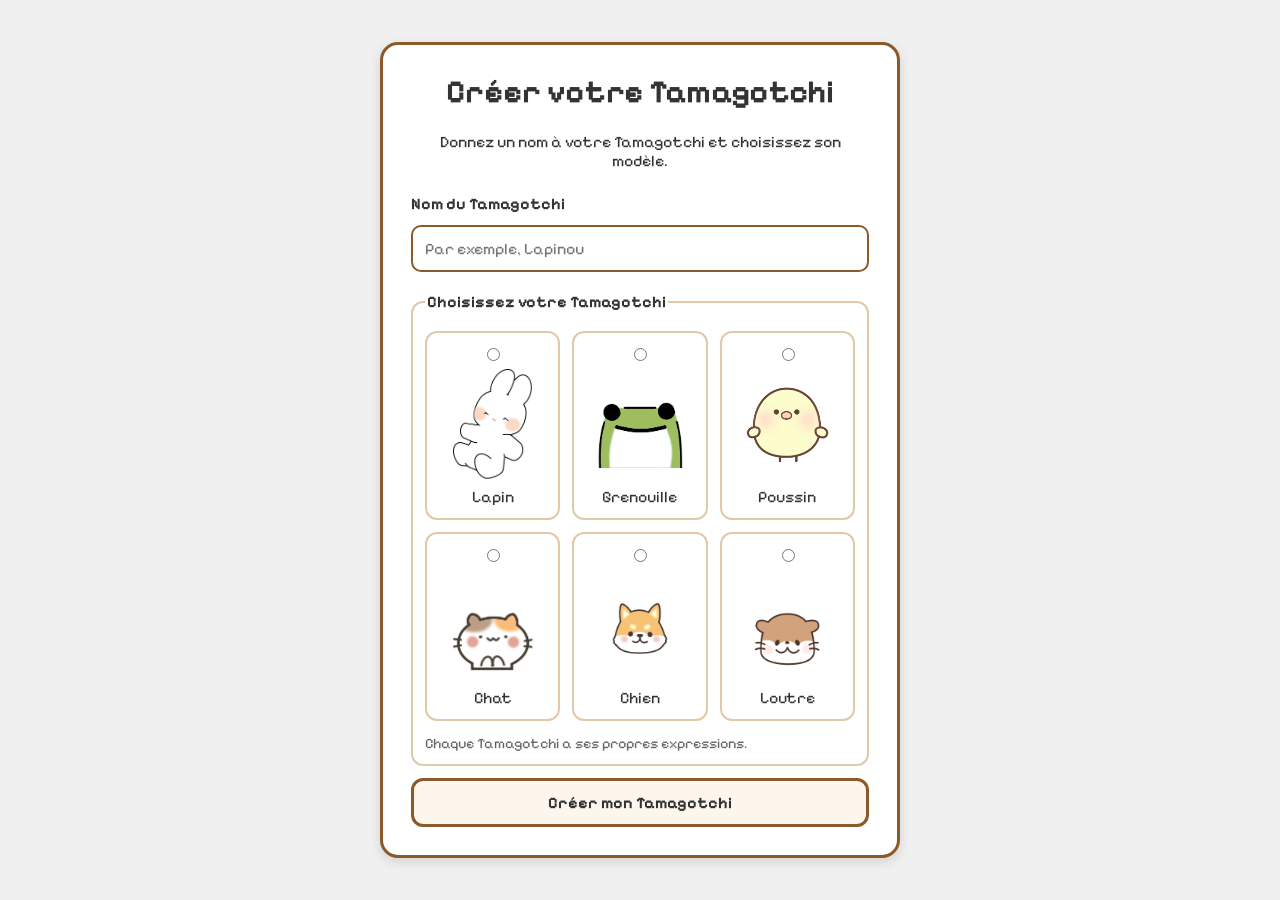
<file: index.html>
<!DOCTYPE html>
<html lang="en">
<head>
    <meta charset="UTF-8">
    <meta name="viewport" content="width=device-width, initial-scale=1.0">
    <title>Tamagotchi</title>
    <script>
        if (!localStorage.getItem('tamagotchiSetup')) {
            window.location.replace('create.html');
        }
    </script>
    <link rel="stylesheet" href="styles.css">
    <link rel="icon" href="assets/dog-happy.png" type="image/png">
</head>
<body>
    <div class="tamagotchi-zone">
        <header class="tamagotchi-header">
            <h1 class="title-header" id="pet-name">Tamagotchi</h1>
            <h2 class="exp-header" id="pet-level">Experience: 0</h2>
        </header>
        <div class="tamagotchi-layout">
            <main class="tamagotchi-container">
                <div class="dialog-zone" id="dialog-zone" aria-live="polite" aria-atomic="true" aria-hidden="true">
                    <p class="dialog-text"></p>
                </div>
                <div class="zone-pet">
                    <img src="assets/Lapin-joie.png" alt="Tamagotchi">
                    <span class="sleep-zzz" id="sleep-zzz" aria-hidden="true" hidden>zzz</span>
                </div>
                <section class="zone-jauges" aria-label="Tamagotchi needs">
                    <div class="jauge">
                        <div
                            class="custom-stat-bar"
                            role="progressbar"
                            aria-label="Happiness"
                            aria-valuemin="0"
                            aria-valuemax="100"
                            aria-valuenow="50"
                        >
                            <div class="stat-icon icon-happiness" aria-hidden="true">
                                <svg xmlns="http://www.w3.org/2000/svg" fill="currentColor" viewBox="0 0 24 24"><path d="M13 22h-2v-2h2v2Zm-2-2H9v-2h2v2Zm4 0h-2v-2h2v2Zm-6-2H7v-2h2v2Zm8 0h-2v-2h2v2ZM7 16H5v-2h2v2Zm12 0h-2v-2h2v2ZM5 14H3v-2h2v2Zm16 0h-2v-2h2v2ZM3 12H1V6h2v6Zm20 0h-2V6h2v6ZM13 8h-2V6h2v2ZM5 6H3V4h2v2Zm6 0H9V4h2v2Zm4 0h-2V4h2v2Zm6 0h-2V4h2v2ZM9 4H5V2h4v2Zm10 0h-4V2h4v2Z"/></svg>
                            </div>
                            <div class="stat-track">
                                <div class="stat-bg">
                                    <div id="happiness-bar" class="stat-fill"></div>
                                </div>
                                <span id="happiness-text" class="stat-text">50 / 100</span>
                            </div>
                        </div>
                    </div>
                    <div class="jauge">
                        <div
                            class="custom-stat-bar"
                            role="progressbar"
                            aria-label="Energy"
                            aria-valuemin="0"
                            aria-valuemax="100"
                            aria-valuenow="50"
                        >
                            <div class="stat-icon icon-energy" aria-hidden="true">
                                <svg xmlns="http://www.w3.org/2000/svg" fill="currentColor" viewBox="0 0 24 24"><path d="M4 13h8v6h2v2h-2v2h-2v-8H2v-4h2v2Zm12 6h-2v-2h2v2Zm2-2h-2v-2h2v2Zm2-2h-2v-2h2v2Zm-6-6h8v4h-2v-2h-8V5h-2V3h2V1h2v8Zm-8 2H4V9h2v2Zm2-2H6V7h2v2Zm2-2H8V5h2v2Z"/></svg>
                            </div>
                            <div class="stat-track">
                                <div class="stat-bg">
                                    <div id="energy-bar" class="stat-fill"></div>
                                </div>
                                <span id="energy-text" class="stat-text">50 / 100</span>
                            </div>
                        </div>
                    </div>
                    <div class="jauge">
                        <div
                            class="custom-stat-bar"
                            role="progressbar"
                            aria-label="Hunger"
                            aria-valuemin="0"
                            aria-valuemax="100"
                            aria-valuenow="50"
                        >
                            <div class="stat-icon icon-hunger" aria-hidden="true">
                                <svg xmlns="http://www.w3.org/2000/svg" fill="currentColor" viewBox="0 0 24 24"><path d="M20 20H2v-2h18v2Zm-4-4H6v-2h10v2Zm4-10h-2v4h2v2h-2v2h-2V6H6v8H4V4h16v2Zm2 4h-2V6h2v4Z"/></svg>
                            </div>
                            <div class="stat-track">
                                <div class="stat-bg">
                                    <div id="hunger-bar" class="stat-fill"></div>
                                </div>
                                <span id="hunger-text" class="stat-text">50 / 100</span>
                            </div>
                        </div>
                    </div>
                </section>
            </main>
            <div class="zone-panel">
                <div class="panel-actions">
                    <button class="action-button" id="btn-feed"><svg xmlns="http://www.w3.org/2000/svg" fill="currentColor" viewBox="0 0 24 24"><path d="M20 20H2v-2h18v2Zm-4-4H6v-2h10v2Zm4-10h-2v4h2v2h-2v2h-2V6H6v8H4V4h16v2Zm2 4h-2V6h2v4Z"/></svg>Nourrir</button>
                    <button class="action-button" id="btn-play"><svg xmlns="http://www.w3.org/2000/svg" fill="currentColor" viewBox="0 0 24 24"><path d="M9 1h6v2H9zM7 3h2v2H7zm8 0h2v2h-2zm-4 2h2v2h-2zm2 2h2v2h-2zM5 5h2v8H5zm12 0h2v8h-2zM7 13h2v2H7zm2 2h2v2H9zm4 4h4v2h-4zm-2-4h4v2h-4zm4-2h2v2h-2zm2 8h2v2h-2zm-6-4h2v2h-2z"/></svg>Jouer</button>
                    <button class="action-button" id="btn-sleep"><svg xmlns="http://www.w3.org/2000/svg" fill="currentColor" viewBox="0 0 24 24"><path d="M2 16h10V8h10v2h-8v6h8v-6h2v10h-2v-2H2v2H0V4h2v12Zm7-1H5v-2h4v2Zm-4-2H3V9h2v4Zm6 0H9V9h2v4ZM9 9H5V7h4v2Z"/></svg>Dormir</button>
                    <button class="action-button" id="btn-heal"><svg xmlns="http://www.w3.org/2000/svg" fill="currentColor" viewBox="0 0 24 24"><path d="M3 21h2v2H1v-4h2v2Zm6 0H5v-2h4v2Zm-4-2H3v-4h2v4Zm6 0H9v-2h2v2Zm2-2h-2v-2h2v2Zm-6-2H5v-2h2v2Zm8 0h-2v-2h2v2Zm4 0h-2v-2h2v2ZM9 13H7v-2h2v2Zm8 0h-2v-2h2v2Zm4 0h-2v-2h2v2Zm-10-2H9V9h2v2Zm4 0h-2V9h2v2Zm4 0h-2V9h2v2Zm-6-2h-2V7h2v2Zm8 0h-2V7h2v2ZM11 7H9V5h2v2Zm4 0h-2V5h2v2Zm8 0h-2V5h2v2ZM13 5h-2V3h2v2Zm4 0h-2V3h2v2Zm4 0h-2V3h2v2Zm-2-2h-2V1h2v2Z"/></svg>Soigner</button>
                    <button class="action-button" id="btn-restart" hidden><svg xmlns="http://www.w3.org/2000/svg" fill="currentColor" viewBox="0 0 24 24"><path d="M14 22h-4v-2h4v2Zm-4-2H8v-4H4v-2h6v6Zm10-4h-4v4h-2v-6h6v2ZM4 14H2v-4h2v4Zm18 0h-2v-4h2v4Zm-12-4H4V8h4V4h2v6Zm6-2h4v2h-6V4h2v4Zm-2-4h-4V2h4v2Z"/></svg>Recommencer</button>
                    <button class="action-button" id="btn-history" type="button">Scores passés</button>
                </div>
            </div>
        </div>
    </div>

    <dialog class="restart-modal" id="restart-modal" aria-labelledby="restart-modal-title">
        <h2 id="restart-modal-title">Que voulez-vous faire ?</h2>
        <p>Vous pouvez garder votre Tamagotchi ou en créer un nouveau.</p>
        <div class="restart-modal-actions">
            <button class="action-button" id="btn-keep-pet">Garder mon Tamagotchi</button>
            <button class="action-button" id="btn-new-pet">Créer un nouveau</button>
            <button class="action-button" id="btn-cancel-restart">Annuler</button>
        </div>
    </dialog>

    <dialog class="restart-modal history-modal" id="history-modal" aria-labelledby="history-modal-title">
        <h2 id="history-modal-title">Scores de vos anciens Tamagotchi</h2>
        <p id="history-empty">Aucun ancien Tamagotchi pour le moment.</p>
        <ul class="history-list" id="history-list"></ul>
        <div class="restart-modal-actions">
            <button class="action-button" id="btn-close-history" type="button">Fermer</button>
        </div>
    </dialog>

    <script src="script.js"></script>
</body>
</html>
</file>
<file: styles.css>
@font-face {
    font-family: "Pixelify Sans";
    src: url("assets/fonts/PixelifySans-Regular.ttf") format("truetype");
    font-style: normal;
    font-weight: 400;
    font-display: swap;
}

@font-face {
    font-family: "Pixelify Sans";
    src: url("assets/fonts/PixelifySans-Bold.ttf") format("truetype");
    font-style: normal;
    font-weight: 700;
    font-display: swap;
}

* {
    margin: 0;
    padding: 0;
    box-sizing: border-box;
}

body {
    font-family: "Pixelify Sans", sans-serif;
    background-color: #f0f0f0;
    display: flex;
    justify-content: center;
    align-items: center;
    min-height: 100vh;
    padding: 16px;
}

.tamagotchi-zone {
    background-color: #fff;
    border: 3px solid #8b5a2b;
    border-radius: 10px;
    box-shadow: 0 4px 8px rgba(0, 0, 0, 0.1);
    text-align: center;
    width: min(760px, calc(100vw - 32px));
    max-width: 100%;
}

.tamagotchi-layout {
    display: flex;
    align-items: flex-end;
    gap: 24px;
    padding: 22px 40px 40px;
}

.tamagotchi-container {
    flex: 1 1 400px;
    min-width: 0;
}

.zone-pet img {
    display: block;
    width: 180px;
    height: 180px;
    max-width: 100%;
    object-fit: contain;
    margin: 20px auto;
}

.zone-pet {
    position: relative;
    width: fit-content;
    margin: 0 auto;
}

.sleep-zzz {
    position: absolute;
    top: 8px;
    right: -24px;
    color: #5c3a21;
    font-size: 1.5rem;
    font-weight: bold;
    animation: sleep-zzz-float 1.2s ease-in-out infinite;
}

.sleep-zzz[hidden] {
    display: none;
}

@keyframes sleep-zzz-float {
    0%, 100% {
        opacity: 0.4;
        transform: translate(0, 8px) scale(0.9);
    }
    50% {
        opacity: 1;
        transform: translate(4px, -4px) scale(1);
    }
}

.zone-pet img.play-animation {
    animation: pet-play 700ms ease-in-out;
}

@keyframes pet-play {
    0%, 100% {
        transform: translateY(0) rotate(0);
    }
    25% {
        transform: translateY(-18px) rotate(-8deg);
    }
    50% {
        transform: translateY(0) rotate(0);
    }
    75% {
        transform: translateY(-18px) rotate(8deg);
    }
}

@media (prefers-reduced-motion: reduce) {
    .zone-pet img.play-animation,
    .sleep-zzz {
        animation: none;
    }
}

.zone-panel {
    flex: 0 0 auto;
}

.panel-actions {
    display: flex;
    flex-direction: column;
    gap: 12px;
}

.restart-modal {
    position: fixed;
    inset: 0;
    margin: auto;
    width: min(90vw, 420px);
    max-height: calc(100vh - 32px);
    overflow-y: auto;
    padding: 28px;
    border: 3px solid #8b5a2b;
    border-radius: 18px;
    background: #fff;
    color: #333;
    font-family: "Pixelify Sans", sans-serif;
    text-align: center;
}

.restart-modal::backdrop {
    background: rgba(0, 0, 0, 0.55);
}

.restart-modal h2 {
    margin-top: 0;
}

.history-modal {
    width: min(90vw, 520px);
}

.history-list {
    display: grid;
    gap: 10px;
    max-height: 45vh;
    overflow-y: auto;
    padding: 0;
    list-style: none;
    text-align: left;
}

.history-list li {
    padding: 12px;
    border: 2px solid #8b5a2b;
    border-radius: 10px;
    background: #fdf6ec;
}

.restart-modal-actions {
    display: grid;
    gap: 12px;
    margin-top: 24px;
}

.action-button {
    padding: 10px 16px;
    cursor: pointer;
    border-radius: 15px;
    background-color: #fdf6ec;
    border: 3px solid #8b5a2b;
    font-family: "Pixelify Sans", sans-serif;
}

.action-button:disabled {
    cursor: not-allowed;
    opacity: 0.6;
}

.action-button svg {
    display: inline-block;
    width: 1.2em;
    height: 1.2em;
    margin-right: 6px;
    vertical-align: middle;
}

.dialog-icon {
    display: inline-block;
    width: 1em;
    height: 1em;
    vertical-align: -0.15em;
}

/* HEADER */
.tamagotchi-header {
    background-color: #f8f8f8;
    padding: 20px;
    border-bottom: 1px solid #ddd;
    border-radius: 10px;
    display: flex;
    align-items: center;
    justify-content: center;
    flex-wrap: wrap;
    gap: 20px;
}
.title-header {
    font-size: 2em;
    padding-right: 20px;
    color: #333;
    border-right: 1px solid #ccc;
}
.exp-header {
    font-size: 1.2em;
    color: #666;
}

/* TAMAGOTCHI IMAGE */
.tamagotchi-image {
    width: 200px;
    height: 200px;
    margin: 20px auto;
    display: block;
}

/* DIALOGUE BOX */
.dialog-zone {
    background-color: #fdf6ec;
    border: 3px solid #8b5a2b;
    border-radius: 50px;
    padding: 15px;
    margin: 20px auto;
    width: 80%;
    max-width: 400px;
    text-align: center;
    height: 100px;
    display: grid;
    place-items: center;
    overflow: hidden;
}

.dialog-zone[aria-hidden="true"] {
    visibility: hidden;
}

.dialog-text {
    margin: 0;
    font-size: 1em;
    color: #333;
    display: -webkit-box;
    -webkit-box-orient: vertical;
    -webkit-line-clamp: 3;
    overflow: hidden;
    overflow-wrap: anywhere;
}

/* JAUGES */
.zone-jauges {
    display: grid;
    margin: 20px auto;
    width: 80%;
    max-width: 400px;
    gap: 10px;
}

.jauge {
    text-align: left;
}

.custom-stat-bar {
    display: flex;
    align-items: center;
    width: 100%;
}

.stat-icon {
    z-index: 1;
    display: flex;
    flex: 0 0 64px;
    align-items: center;
    justify-content: center;
    width: 64px;
    height: 64px;
    background-color: #fdf6ec;
    border: 3px solid #8b5a2b;
    border-radius: 50%;
    font-size: 28px;
    box-shadow: 0 2px 4px rgba(0, 0, 0, 0.1);
}
.stat-icon svg {
    width: 42px;
    height: 42px;
}
.icon-happiness {
    color: #e85d75;
}
.icon-energy {
    color: #e9a23b;
}
.icon-hunger {
    color: #65a765;
}

.stat-track {
    position: relative;
    flex-grow: 1;
    height: 46px;
    background-color: #fff8ed;
    border: 3px solid #8b5a2b;
    border-radius: 50px;
    overflow: hidden;
    margin-left: -30px;
}

.stat-bg {
    position: absolute;
    inset: 4px;
    background-color: #faebd7;
    border-radius: 50px;
    overflow: hidden;
}

.stat-fill {
    position: absolute;
    top: 0;
    left: 0;
    height: 100%;
    background-color: #ff4d55;
    border-radius: 50px;
    transition: width 0.4s ease;
}

.stat-text {
    position: absolute;
    inset: 0;
    z-index: 1;
    display: flex;
    align-items: center;
    justify-content: center;
    text-align: center;
    font-weight: bold;
    font-size: 14px;
    color: #5c3a21;
    pointer-events: none;
}

.jauge-heading {
    display: flex;
    justify-content: space-between;
    align-items: center;
    margin-top: 6px;
    color: #333;
    font-size: 0.95em;
}

.jauge-heading label {
    font-weight: bold;
    background-color: #fff;
    border: 2px solid #000;
    border-radius: 50px;
    padding: 5px
}

.jauge-bg {
    background-color: #fff;
    padding: 0 8px;
    border-radius: 50px;
    border: 2px solid #000;
}

.jauge progress {
    display: block;
    width: 100%;
    height: 45px;
    accent-color: #e85d75;
}

#energy-bar {
    background-color: #e9a23b;
}

#hunger-bar {
    background-color: #65a765;
}

@media (max-width: 600px) {
    .tamagotchi-layout {
        display: grid;
        grid-template-columns: minmax(0, 1fr);
        grid-template-areas:
            "main"
            "actions";
        gap: 6px;
        padding: 8px;
    }

    .tamagotchi-container {
        grid-area: main;
        display: grid;
        grid-template-columns: minmax(0, 1fr);
        grid-template-areas:
            "dialog"
            "pet"
            "gauges";
        justify-items: center;
        gap: 6px;
    }

    .zone-pet {
        grid-area: pet;
        justify-self: center;
    }

    .dialog-zone {
        grid-area: dialog;
        width: min(100%, 400px);
        height: 64px;
        margin: 0;
        padding: 8px;
        border-radius: 24px;
    }

    .zone-jauges {
        grid-area: gauges;
        width: min(100%, 320px);
        margin: 0;
        gap: 4px;
    }

    .zone-panel {
        grid-area: actions;
    }

    .panel-actions {
        display: flex;
        flex-direction: row;
        flex-wrap: wrap;
        justify-content: center;
        gap: 6px;
    }

    .action-button {
        flex: 0 0 calc((100% - 12px) / 3);
        padding: 7px 4px;
        font-size: 0.85rem;
    }

    .action-button svg {
        width: 1em;
        height: 1em;
        margin-right: 3px;
    }

    .tamagotchi-header {
        gap: 8px;
        padding: 10px 8px;
    }

    .title-header {
        padding-right: 8px;
        font-size: 1.4em;
    }

    .exp-header {
        font-size: 0.95em;
    }

    .zone-pet img {
        width: 120px;
        height: 120px;
        margin: 0 auto;
    }

    .stat-icon {
        flex-basis: 36px;
        width: 36px;
        height: 36px;
        font-size: 18px;
    }

    .stat-icon svg {
        width: 24px;
        height: 24px;
    }

    .stat-track {
        height: 30px;
        margin-left: -16px;
    }

    .stat-bg {
        inset: 2px;
    }

    .stat-text {
        font-size: 12px;
    }
}

@media (max-width: 600px) and (max-height: 500px) {
    body {
        padding: 6px;
    }

    .tamagotchi-zone {
        width: calc(100vw - 12px);
    }

    .tamagotchi-header {
        padding: 6px;
    }

    .tamagotchi-layout {
        gap: 4px;
        padding: 6px;
    }

    .tamagotchi-container {
        gap: 4px;
    }

    .zone-pet img {
        width: 84px;
        height: 84px;
        margin: 0 auto;
    }

    .dialog-zone {
        height: 44px;
        padding: 4px;
    }

    .zone-jauges {
        gap: 4px;
    }

    .stat-icon {
        flex-basis: 30px;
        width: 30px;
        height: 30px;
    }

    .stat-icon svg {
        width: 20px;
        height: 20px;
    }

    .stat-track {
        height: 26px;
        margin-left: -14px;
    }

    .action-button {
        padding: 5px 2px;
        font-size: 0.75rem;
    }

    .action-button svg {
        margin-right: 1px;
    }
}
</file>
<file: setup.css>
@font-face {
    font-family: "Pixelify Sans";
    src: url("assets/fonts/PixelifySans-Regular.ttf") format("truetype");
    font-style: normal;
    font-weight: 400;
    font-display: swap;
}

@font-face {
    font-family: "Pixelify Sans";
    src: url("assets/fonts/PixelifySans-Bold.ttf") format("truetype");
    font-style: normal;
    font-weight: 700;
    font-display: swap;
}

* {
    box-sizing: border-box;
}

body {
    display: grid;
    place-items: center;
    min-height: 100vh;
    margin: 0;
    padding: 20px;
    background: #f0f0f0;
    color: #333;
    font-family: "Pixelify Sans", sans-serif;
}

.setup-card {
    width: min(100%, 520px);
    padding: 28px;
    border: 3px solid #8b5a2b;
    border-radius: 18px;
    background: #fff;
    box-shadow: 0 4px 12px rgba(0, 0, 0, 0.12);
}

h1 {
    margin-top: 0;
    text-align: center;
}

.setup-card > p {
    text-align: center;
}

#setup-form {
    display: grid;
    gap: 12px;
    margin-top: 24px;
}

.name-label,
legend {
    font-weight: bold;
}

#pet-name {
    width: 100%;
    padding: 12px;
    border: 2px solid #8b5a2b;
    border-radius: 10px;
    font: inherit;
}

#setup-error {
    margin: -4px 0 0;
    color: #b42318;
}

fieldset {
    min-width: 0;
    margin: 8px 0 0;
    padding: 12px;
    border: 2px solid #e1c8a9;
    border-radius: 12px;
}

.pet-options {
    display: grid;
    grid-template-columns: repeat(3, minmax(0, 1fr));
    gap: 12px;
    margin-top: 8px;
}

.pet-option {
    display: grid;
    justify-items: center;
    gap: 8px;
    padding: 12px;
    border: 2px solid #e1c8a9;
    border-radius: 12px;
    cursor: pointer;
}

.pet-option:has(input:checked) {
    border-color: #8b5a2b;
    background: #fdf6ec;
}

.pet-option img {
    width: 100%;
    height: 110px;
    object-fit: contain;
}

.image-note {
    margin-bottom: 0;
    color: #666;
    font-size: 0.9rem;
}

button {
    padding: 12px 16px;
    border: 3px solid #8b5a2b;
    border-radius: 12px;
    background: #fdf6ec;
    color: inherit;
    font: inherit;
    font-weight: bold;
    cursor: pointer;
}

button:hover {
    background: #faebd7;
}

@media (max-width: 420px) {
    .setup-card {
        padding: 14px;
    }

    .pet-options {
        grid-template-columns: repeat(3, minmax(0, 1fr));
        gap: 6px;
    }

    .pet-option {
        gap: 4px;
        padding: 6px 4px;
    }

    .pet-option img {
        height: 56px;
    }
}

@media (max-width: 600px) {
    body {
        min-height: 100svh;
        padding: 8px;
    }

    .setup-card {
        padding: 16px;
    }

    h1 {
        font-size: 1.45rem;
    }

    .setup-card > p {
        font-size: 0.9rem;
    }

    #setup-form {
        gap: 8px;
        margin-top: 12px;
    }

    #pet-name {
        padding: 9px;
    }

    fieldset {
        margin-top: 4px;
        padding: 8px;
    }

    .pet-option img {
        height: 64px;
    }

    button {
        padding: 9px 12px;
    }
}

@media (max-width: 600px) and (max-height: 600px) {
    .setup-card {
        padding: 10px;
    }

    h1 {
        font-size: 1.25rem;
    }

    .setup-card > p {
        font-size: 0.82rem;
    }

    #setup-form {
        gap: 6px;
        margin-top: 8px;
    }

    fieldset {
        padding: 6px;
    }

    .pet-option {
        gap: 2px;
        padding: 4px 2px;
    }

    .pet-option img {
        height: 48px;
    }

    button {
        padding: 7px 10px;
    }
}
</file>
